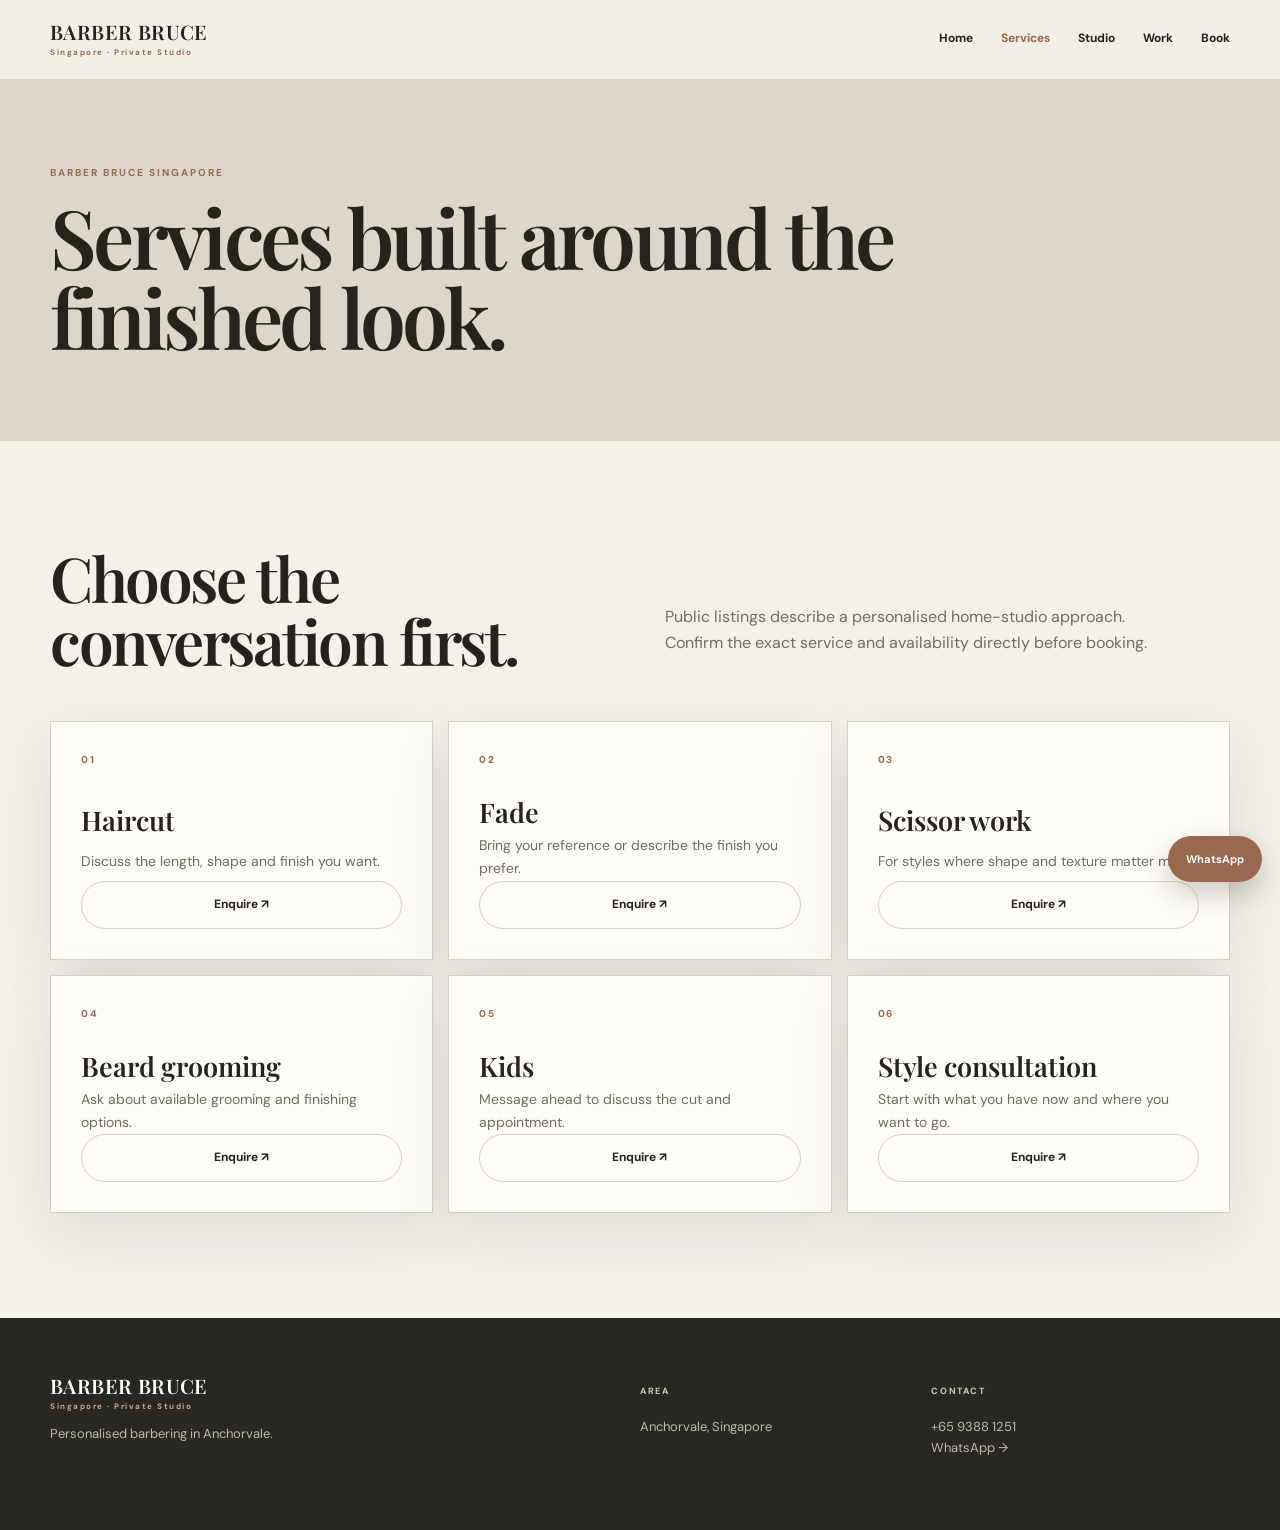
<file: services.html>
<!doctype html><html lang="en"><head><meta charset="utf-8"><meta name="viewport" content="width=device-width,initial-scale=1"><title>Services — Barber Bruce Singapore</title><link rel="stylesheet" href="styles.css"></head><body><header class="nav"><div class="wrap nav-in"><a class="brand" href="index.html">BARBER BRUCE<small>Singapore · Private Studio</small></a><button class="menu" aria-label="Open menu">☰</button><nav class="links"><a href="index.html">Home</a><a href="services.html">Services</a><a href="about.html">Studio</a><a href="gallery.html">Work</a><a href="contact.html">Book</a></nav></div></header><main><header class="page"><div class="wrap reveal"><div class="ey">Barber Bruce Singapore</div><h1>Services built around the finished look.</h1></div></header><section class="section"><div class="wrap"><div class="head reveal"><h2>Choose the<br>conversation first.</h2><p>Public listings describe a personalised home-studio approach. Confirm the exact service and availability directly before booking.</p></div><div class="grid"><article class="card reveal"><span class="num">01</span><h3>Haircut</h3><p>Discuss the length, shape and finish you want.</p><a class="btn" href="https://wa.me/6593881251?text=Hi%20Barber%20Bruce%20Singapore%2C%20I%27d%20like%20to%20enquire.">Enquire ↗</a></article><article class="card reveal"><span class="num">02</span><h3>Fade</h3><p>Bring your reference or describe the finish you prefer.</p><a class="btn" href="https://wa.me/6593881251?text=Hi%20Barber%20Bruce%20Singapore%2C%20I%27d%20like%20to%20enquire.">Enquire ↗</a></article><article class="card reveal"><span class="num">03</span><h3>Scissor work</h3><p>For styles where shape and texture matter most.</p><a class="btn" href="https://wa.me/6593881251?text=Hi%20Barber%20Bruce%20Singapore%2C%20I%27d%20like%20to%20enquire.">Enquire ↗</a></article><article class="card reveal"><span class="num">04</span><h3>Beard grooming</h3><p>Ask about available grooming and finishing options.</p><a class="btn" href="https://wa.me/6593881251?text=Hi%20Barber%20Bruce%20Singapore%2C%20I%27d%20like%20to%20enquire.">Enquire ↗</a></article><article class="card reveal"><span class="num">05</span><h3>Kids</h3><p>Message ahead to discuss the cut and appointment.</p><a class="btn" href="https://wa.me/6593881251?text=Hi%20Barber%20Bruce%20Singapore%2C%20I%27d%20like%20to%20enquire.">Enquire ↗</a></article><article class="card reveal"><span class="num">06</span><h3>Style consultation</h3><p>Start with what you have now and where you want to go.</p><a class="btn" href="https://wa.me/6593881251?text=Hi%20Barber%20Bruce%20Singapore%2C%20I%27d%20like%20to%20enquire.">Enquire ↗</a></article></div></div></section></main><footer><div class="wrap footer-grid"><div><div class="brand light">BARBER BRUCE<small>Singapore · Private Studio</small></div><p>Personalised barbering in Anchorvale.</p></div><div><b>AREA</b><p>Anchorvale, Singapore</p></div><div><b>CONTACT</b><p>+65 9388 1251<br><a href="https://wa.me/6593881251?text=Hi%20Barber%20Bruce%20Singapore%2C%20I%27d%20like%20to%20enquire.">WhatsApp →</a></p></div></div></footer><a class="float" href="https://wa.me/6593881251?text=Hi%20Barber%20Bruce%20Singapore%2C%20I%27d%20like%20to%20enquire.">WhatsApp</a><script src="script.js" defer></script></body></html>
</file>
<file: styles.css>
@import url('https://fonts.googleapis.com/css2?family=DM+Sans:wght@400;500;600;700&family=Playfair+Display:wght@500;600;700&display=swap');
:root{--ink:#26231f;--paper:#f4f1eb;--white:#fffdf8;--stone:#ddd6ca;--olive:#5d685e;--clay:#9a684f;--muted:#716c64;--dark:#292722;--line:#d8d0c4;--shadow:0 20px 55px rgba(38,35,31,.1)}
*{box-sizing:border-box}html{scroll-behavior:smooth}body{margin:0;background:var(--paper);color:var(--ink);font-family:'DM Sans',sans-serif;line-height:1.65}a{text-decoration:none;color:inherit;transition:.25s}.wrap{width:min(1180px,calc(100% - 40px));margin:auto}.nav{position:fixed;z-index:20;top:0;left:0;right:0;background:rgba(244,241,235,.94);backdrop-filter:blur(15px);border-bottom:1px solid transparent;transition:.3s}.nav.scrolled{border-color:var(--line);box-shadow:0 8px 30px rgba(38,35,31,.06)}.nav-in{height:78px;display:flex;align-items:center;justify-content:space-between}.brand{font:600 20px/1 'Playfair Display',serif;letter-spacing:.02em}.brand small{display:block;margin-top:6px;font:700 8px/1 'DM Sans',sans-serif;letter-spacing:.19em;color:var(--clay)}.links{display:flex;gap:28px;font-size:12px;font-weight:700}.links a:hover,.links a.active{color:var(--clay)}.menu{display:none;border:0;background:none;font-size:24px;color:var(--ink)}.hero{min-height:100svh;position:relative;display:flex;align-items:end;overflow:hidden;background:var(--dark);color:#fff}.hero-media{position:absolute;inset:0}.hero-media img{width:100%;height:100%;object-fit:cover;filter:brightness(.58) saturate(.75)}.hero:after{content:'';position:absolute;inset:0;background:linear-gradient(90deg,rgba(25,23,20,.82),rgba(25,23,20,.12) 75%),linear-gradient(0deg,rgba(25,23,20,.7),transparent 55%)}.hero-content{position:relative;z-index:1;padding:155px 0 78px;max-width:850px}.ey{font-size:10px;letter-spacing:.2em;text-transform:uppercase;font-weight:700;color:var(--clay)}.hero .ey{color:#d9c2b4}.hero h1{font:600 clamp(52px,8vw,96px)/.95 'Playfair Display',serif;letter-spacing:-.045em;margin:18px 0;color:#fff}.hero h1 em{font-weight:500}.hero p{max-width:610px;color:#e7e1d9;font-size:16px}.actions{display:flex;flex-wrap:wrap;gap:10px;margin-top:28px}.btn{display:inline-flex;align-items:center;justify-content:center;min-height:48px;padding:0 21px;border-radius:999px;border:1px solid var(--line);font-size:12px;font-weight:700}.btn:hover{transform:translateY(-2px)}.primary{background:var(--olive);border-color:var(--olive);color:#fff}.hero .btn:not(.primary){border-color:#ffffff66;background:#ffffff0d;color:#fff}.page{padding:165px 0 85px;background:var(--stone)}.page h1{font:600 clamp(50px,7vw,82px)/.98 'Playfair Display',serif;letter-spacing:-.045em;margin:14px 0 0;max-width:850px}.section{padding:105px 0}.head{display:grid;grid-template-columns:1fr 1fr;gap:50px;align-items:end;margin-bottom:48px}.head h2,.copy h2{font:600 clamp(38px,5vw,62px)/1.02 'Playfair Display',serif;letter-spacing:-.04em;margin:0;color:var(--ink)}.head p,.copy p{color:var(--muted);max-width:520px}.grid{display:grid;grid-template-columns:repeat(3,1fr);gap:15px}.card{background:var(--white);border:1px solid var(--line);padding:30px;min-height:235px;display:flex;flex-direction:column;justify-content:space-between;box-shadow:var(--shadow);transition:.35s}.card:hover{transform:translateY(-5px);border-color:#c5b9aa}.num{font-size:10px;font-weight:700;letter-spacing:.16em;color:var(--clay)}.card h3{font:600 27px/1.08 'Playfair Display',serif;margin:30px 0 7px}.card p{font-size:14px;color:var(--muted);margin:0}.split{display:grid;grid-template-columns:1fr 1fr;gap:16px}.panel{background:var(--white);border:1px solid var(--line);overflow:hidden;box-shadow:var(--shadow)}.panel img{width:100%;height:100%;min-height:500px;object-fit:cover}.copy{padding:clamp(32px,5vw,65px);display:flex;flex-direction:column;justify-content:center}.facts{display:grid;grid-template-columns:1fr 1fr;margin-top:30px;border-top:1px solid var(--line)}.fact{padding:17px 12px 0 0}.fact b{display:block;font-size:9px;letter-spacing:.16em;color:var(--clay);margin-bottom:4px}.fact span{font-size:14px}.gallery{display:grid;grid-template-columns:1.2fr .8fr .8fr;grid-auto-rows:260px;gap:14px}.gallery img{width:100%;height:100%;object-fit:cover;box-shadow:var(--shadow);transition:.4s}.gallery img:hover{transform:scale(1.012)}.gallery img:first-child{grid-row:span 2}.note{background:var(--olive);color:#fff;padding:85px 0}.note h2{font:600 clamp(38px,5vw,62px)/1.03 'Playfair Display',serif;margin:0;max-width:800px}.note p{color:#e2e7e2}.footer-grid{display:grid;grid-template-columns:1.5fr .7fr .8fr;gap:30px}.footer-grid p{color:#bdb7ae;font-size:13px}.footer-grid b{font-size:9px;letter-spacing:.18em;color:#d1c8bd}.footer-grid a:hover{color:#dfb69f}.light{color:#fff}.light small{color:#cfa68f}footer{background:var(--dark);color:#eee7de;padding:58px 0}.float{position:fixed;right:18px;bottom:18px;z-index:30;background:var(--clay);color:#fff;padding:14px 18px;border-radius:999px;font-size:11px;font-weight:700;box-shadow:0 12px 28px rgba(30,25,20,.22)}.reveal{opacity:0;transform:translateY(25px);transition:.75s cubic-bezier(.2,.7,.2,1)}.reveal.on{opacity:1;transform:none}@media(max-width:800px){.wrap{width:calc(100% - 28px)}.nav-in{height:70px}.menu{display:block}.links{display:none;position:absolute;top:70px;left:14px;right:14px;background:var(--white);border:1px solid var(--line);padding:10px 18px;box-shadow:var(--shadow);flex-direction:column;gap:0}.links.open{display:flex}.links a{padding:13px 0;border-bottom:1px solid var(--line)}.links a:last-child{border:0}.hero-content{padding:125px 0 58px}.hero h1{font-size:53px}.head,.split,.footer-grid{grid-template-columns:1fr}.grid{grid-template-columns:1fr}.gallery{grid-template-columns:1fr 1fr;grid-auto-rows:180px}.gallery img:first-child{grid-column:span 2;grid-row:auto}.panel img{min-height:350px}.facts{grid-template-columns:1fr}.section{padding:75px 0}.page{padding:130px 0 65px}}@media(prefers-reduced-motion:reduce){.reveal{opacity:1;transform:none;transition:none}}
</file>
